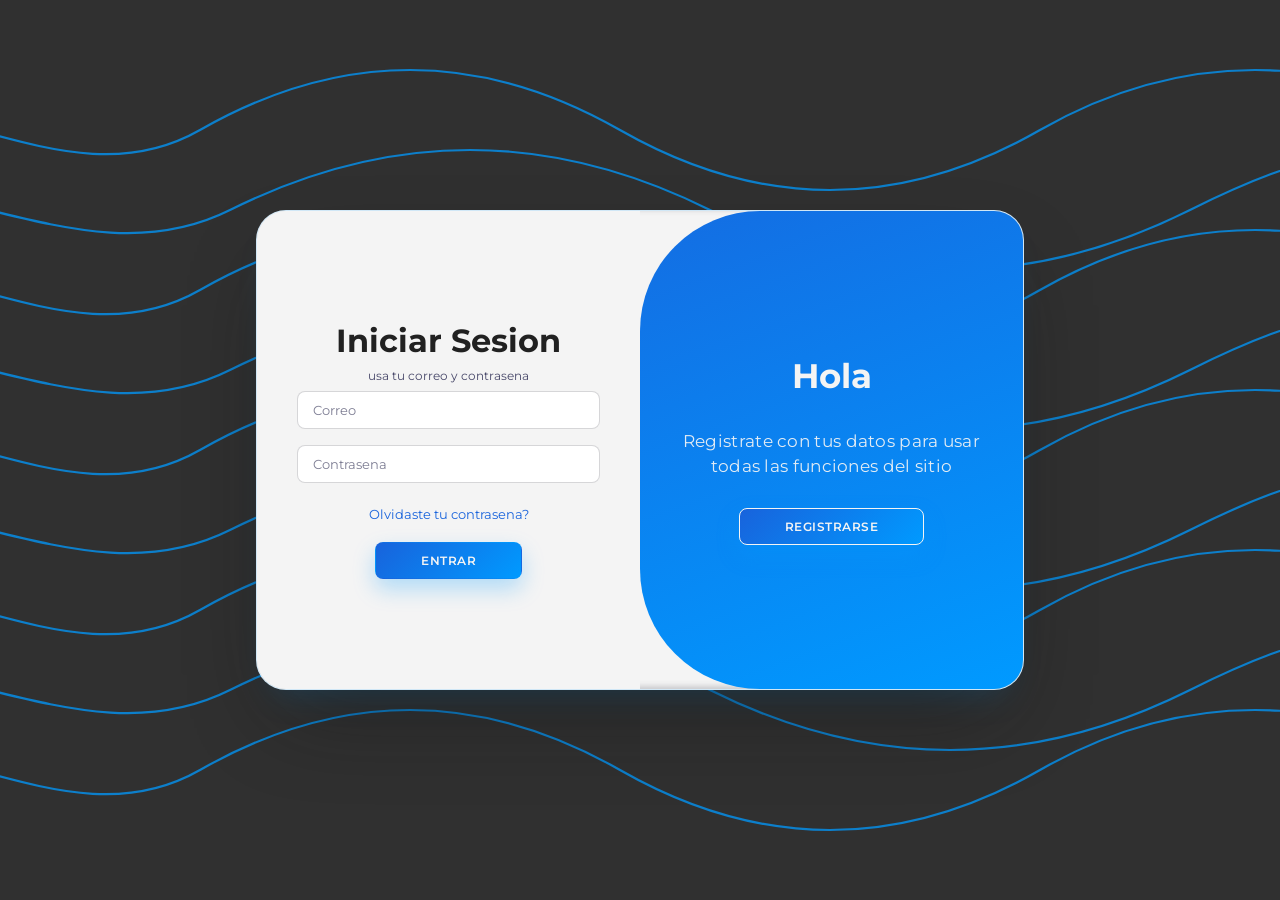
<file: app/login.html>
<!DOCTYPE html>
<html lang="es">
  <head>
    <meta charset="UTF-8" />
    <meta name="viewport" content="width=device-width, initial-scale=1.0" />
    <link rel="stylesheet" href="../assets/css/login.css" />
    <title>Login Moderno</title>
  </head>
  <body>
    <div class="container" id="container">
      <div class="form-container sign-up">
        <form>
          <h1>Crear Cuenta</h1>
          <span>o usa tu correo para registrarte</span>
          <input type="text" placeholder="Nombre" />
          <input type="email" placeholder="Correo" />
          <input type="password" placeholder="Contrasena" />
          <button type="button">Registrarse</button>
        </form>
      </div>
      <div class="form-container sign-in">
        <form>
          <h1>Iniciar Sesion</h1>
          <span>usa tu correo y contrasena</span>
          <input type="email" placeholder="Correo" />
          <input type="password" placeholder="Contrasena" />
          <a href="#">Olvidaste tu contrasena?</a>
          <button type="button">Entrar</button>
        </form>
      </div>
      <div class="toggle-container">
        <div class="toggle">
          <div class="toggle-panel toggle-left">
            <h1>Bienvenido de Nuevo</h1>
            <p>Ingresa tus datos personales para usar todas las funciones del sitio</p>
            <button class="hidden" id="login" type="button">Iniciar Sesion</button>
          </div>
          <div class="toggle-panel toggle-right">
            <h1>Hola</h1>
            <p>Registrate con tus datos para usar todas las funciones del sitio</p>
            <button class="hidden" id="register" type="button">Registrarse</button>
          </div>
        </div>
      </div>
    </div>

    <script src="../assets/js/login.js"></script>
  </body>
</html>
</file>
<file: assets/css/login.css>
@import url("https://fonts.googleapis.com/css2?family=Montserrat:wght@300;400;500;600;700&display=swap");

* {
  margin: 0;
  padding: 0;
  box-sizing: border-box;
  font-family: "Montserrat", sans-serif;
}

:root {
  --green: #008000;
  --dodger-blue: #009aff;
  --black: #121212;
  --royal-blue: #1863dc;
  --black-1: #212121;
  --medium-sea-green: #25d366;
  --dark-slate-gray: #303030;
  --dark-slate-gray-1: #32323f;
  --dark-slate-gray-2: #474769;
  --white-smoke: #f4f4f4;
  --primary: #009aff;
  --primary-strong: #1863dc;
  --text-primary: #212121;
  --text-muted: #474769;
}

body {
  background-color: var(--dark-slate-gray);
  background-image: url("data:image/svg+xml,%3Csvg xmlns='http://www.w3.org/2000/svg' viewBox='0 0 1600 900'%3E%3Crect width='1600' height='900' fill='%23303030'/%3E%3Cg fill='none' stroke='%23009AFF' stroke-opacity='0.75' stroke-width='2.2' stroke-linecap='round'%3E%3Cpath d='M-60 130 C 80 60, 220 210, 360 130 S 640 50, 780 130 S 1060 210, 1200 130 S 1480 50, 1660 130'/%3E%3Cpath d='M-100 210 C 70 130, 230 290, 390 210 S 710 130, 870 210 S 1190 290, 1350 210 S 1590 130, 1750 210'/%3E%3Cpath d='M-60 290 C 80 220, 220 370, 360 290 S 640 210, 780 290 S 1060 370, 1200 290 S 1480 210, 1660 290'/%3E%3Cpath d='M-100 370 C 70 290, 230 450, 390 370 S 710 290, 870 370 S 1190 450, 1350 370 S 1590 290, 1750 370'/%3E%3Cpath d='M-60 450 C 80 380, 220 530, 360 450 S 640 370, 780 450 S 1060 530, 1200 450 S 1480 370, 1660 450'/%3E%3Cpath d='M-100 530 C 70 450, 230 610, 390 530 S 710 450, 870 530 S 1190 610, 1350 530 S 1590 450, 1750 530'/%3E%3Cpath d='M-60 610 C 80 540, 220 690, 360 610 S 640 530, 780 610 S 1060 690, 1200 610 S 1480 530, 1660 610'/%3E%3Cpath d='M-100 690 C 70 610, 230 770, 390 690 S 710 610, 870 690 S 1190 770, 1350 690 S 1590 610, 1750 690'/%3E%3Cpath d='M-60 770 C 80 700, 220 850, 360 770 S 640 690, 780 770 S 1060 850, 1200 770 S 1480 690, 1660 770'/%3E%3C/g%3E%3C/svg%3E");
  background-size: cover;
  background-position: center;
  background-repeat: no-repeat;
  display: flex;
  align-items: center;
  justify-content: center;
  flex-direction: column;
  min-height: 100vh;
  padding: 16px;
}

.container {
  background-color: var(--white-smoke);
  border-radius: 30px;
  border: 1px solid rgba(0, 154, 255, 0.15);
  box-shadow: rgba(18, 18, 18, 0.45) 0px 40px 90px -25px,
    rgba(0, 154, 255, 0.28) 0px 20px 35px -20px,
    rgba(50, 50, 63, 0.28) 0px -2px 6px 0px inset;
  position: relative;
  overflow: hidden;
  width: 768px;
  max-width: 100%;
  min-height: 480px;
}

.container p {
  font-size: 14px;
  line-height: 20px;
  letter-spacing: 0.3px;
  margin: 20px 0;
}

.container span {
  font-size: 12px;
  color: var(--text-muted);
}

.container a {
  color: var(--primary-strong);
  font-size: 13px;
  text-decoration: none;
  margin: 15px 0 10px;
}

.container a:hover {
  color: var(--primary);
}

.container button {
  background: linear-gradient(135deg, var(--primary-strong), var(--primary));
  color: var(--white-smoke);
  font-size: 12px;
  padding: 10px 45px;
  border: 1px solid transparent;
  border-radius: 8px;
  font-weight: 600;
  letter-spacing: 0.5px;
  text-transform: uppercase;
  margin-top: 10px;
  cursor: pointer;
  box-shadow: 0 10px 22px rgba(0, 154, 255, 0.28);
  transition: transform 0.2s ease, box-shadow 0.2s ease;
}

.container button:hover {
  transform: translateY(-1px);
  box-shadow: 0 14px 28px rgba(0, 154, 255, 0.32);
}

.container button.hidden {
  background-color: transparent;
  border-color: var(--white-smoke);
}

.container form {
  background-color: var(--white-smoke);
  display: flex;
  align-items: center;
  justify-content: center;
  flex-direction: column;
  padding: 0 40px;
  height: 100%;
}

.container form h1 {
  color: var(--text-primary);
  margin-bottom: 8px;
}

.container input {
  background-color: #ffffff;
  border: 1px solid rgba(50, 50, 63, 0.2);
  color: var(--text-primary);
  margin: 8px 0;
  padding: 10px 15px;
  font-size: 13px;
  border-radius: 8px;
  width: 100%;
  outline: none;
}

.container input::placeholder {
  color: #7d7d93;
}

.container input:focus {
  border-color: var(--primary);
  box-shadow: 0 0 0 3px rgba(0, 154, 255, 0.16);
}

.form-container {
  position: absolute;
  top: 0;
  height: 100%;
  transition: all 0.6s ease-in-out;
}

.sign-in {
  left: 0;
  width: 50%;
  z-index: 2;
}

.container.active .sign-in {
  transform: translateX(100%);
}

.sign-up {
  left: 0;
  width: 50%;
  opacity: 0;
  z-index: 1;
}

.container.active .sign-up {
  transform: translateX(100%);
  opacity: 1;
  z-index: 5;
  animation: move 0.6s;
}

@keyframes move {
  0%,
  49.99% {
    opacity: 0;
    z-index: 1;
  }
  50%,
  100% {
    opacity: 1;
    z-index: 5;
  }
}

.toggle-container {
  position: absolute;
  top: 0;
  left: 50%;
  width: 50%;
  height: 100%;
  overflow: hidden;
  transition: all 0.6s ease-in-out;
  border-radius: 120px 0 0 120px;
  z-index: 1000;
  box-shadow: inset 1px 0 0 rgba(255, 255, 255, 0.25);
}

.container.active .toggle-container {
  transform: translateX(-100%);
  border-radius: 0 120px 120px 0;
}

.toggle {
  background-color: var(--primary-strong);
  height: 100%;
  background: linear-gradient(160deg, var(--primary-strong) 0%, var(--primary) 100%);
  color: var(--white-smoke);
  position: relative;
  left: -100%;
  height: 100%;
  width: 200%;
  transform: translateX(0);
  transition: all 0.6s ease-in-out;
}

.toggle p {
  color: rgba(244, 244, 244, 0.92);
}

.toggle-panel h1 {
  color: var(--white-smoke);
  font-size: 2.1rem;
  margin-bottom: 12px;
}

.toggle-panel p {
  max-width: 320px;
  font-size: 1.08rem;
  line-height: 1.45;
}

.container.active .toggle {
  transform: translateX(50%);
}

.toggle-panel {
  position: absolute;
  width: 50%;
  height: 100%;
  display: flex;
  align-items: center;
  justify-content: center;
  flex-direction: column;
  padding: 0 30px;
  text-align: center;
  top: 0;
  transform: translateX(0);
  transition: all 0.6s ease-in-out;
}

.toggle-left {
  transform: translateX(-200%);
}

.container.active .toggle-left {
  transform: translateX(0);
}

.toggle-right {
  right: 0;
  transform: translateX(0);
}

.container.active .toggle-right {
  transform: translateX(200%);
}

@media (max-width: 768px) {
  .container {
    min-height: 560px;
    border-radius: 22px;
  }

  .container form {
    padding: 0 24px;
  }

  .container p {
    margin: 14px 0;
  }
}
</file>
